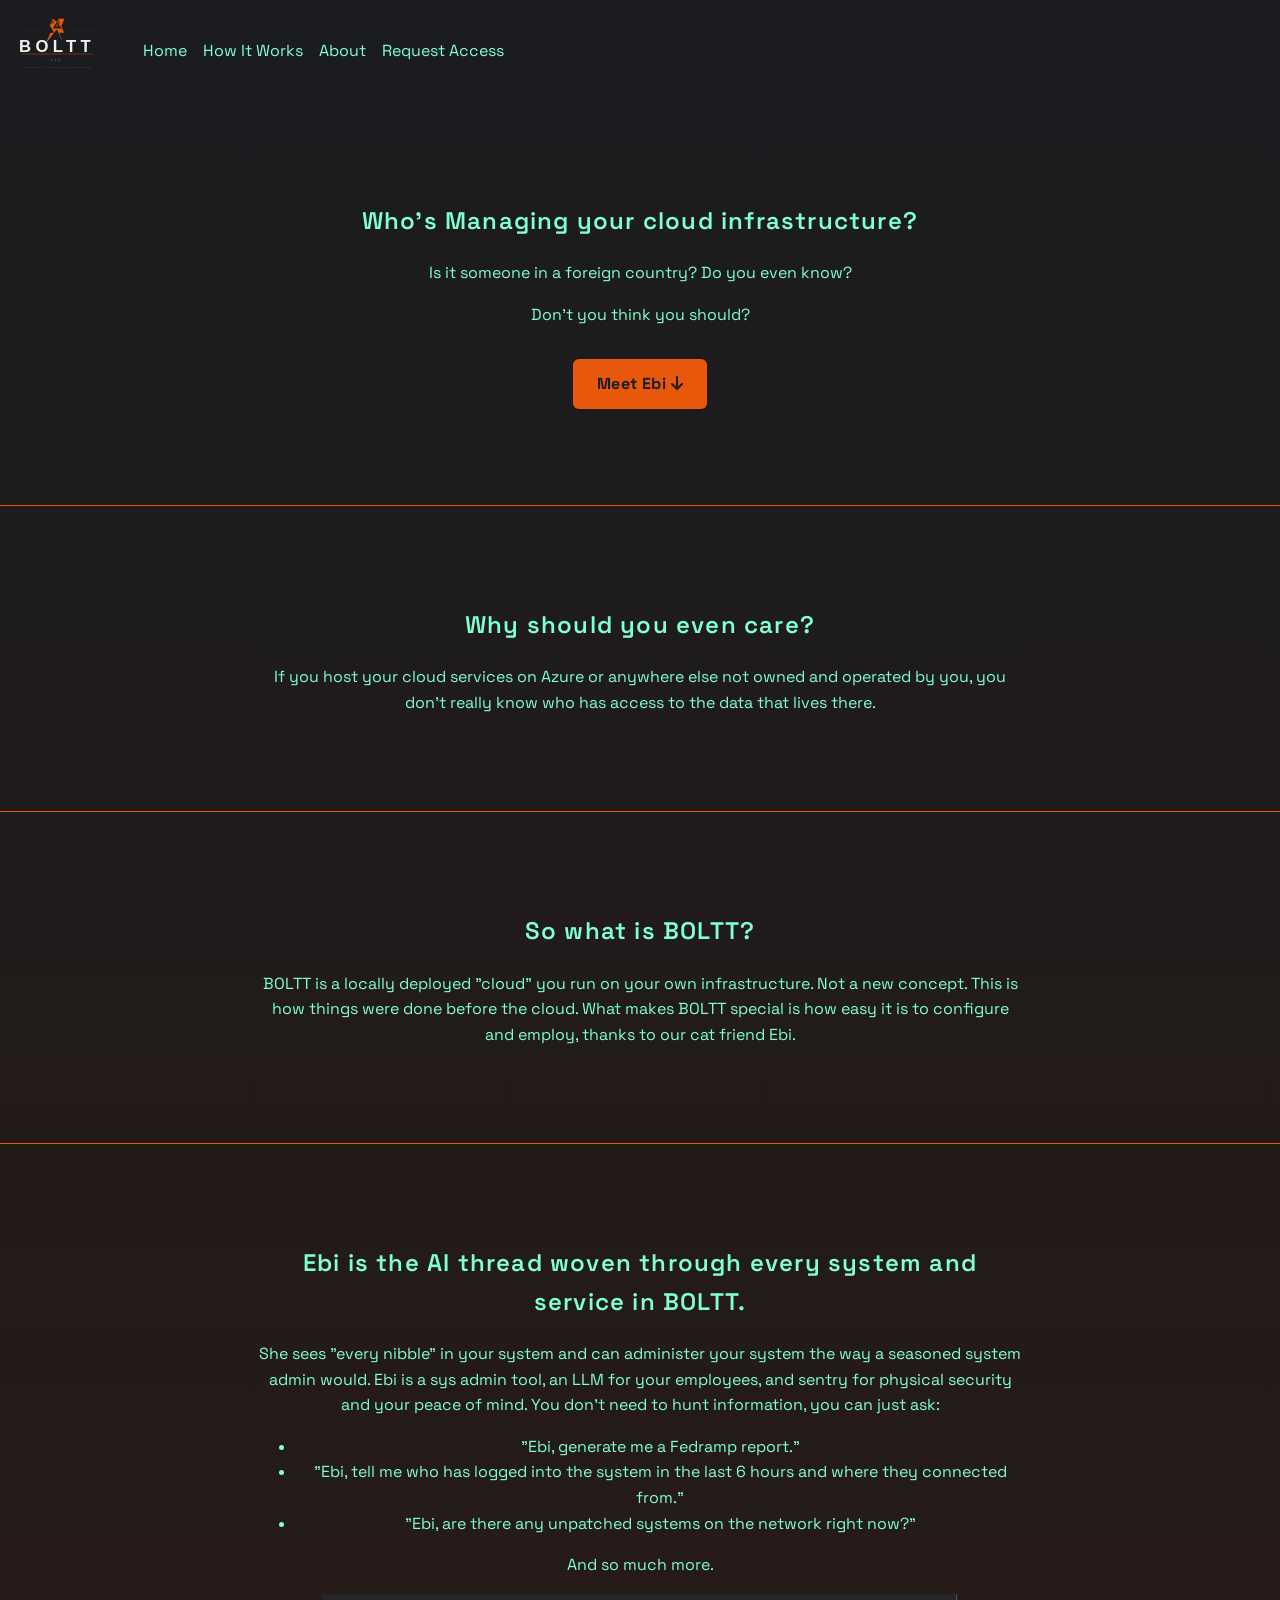
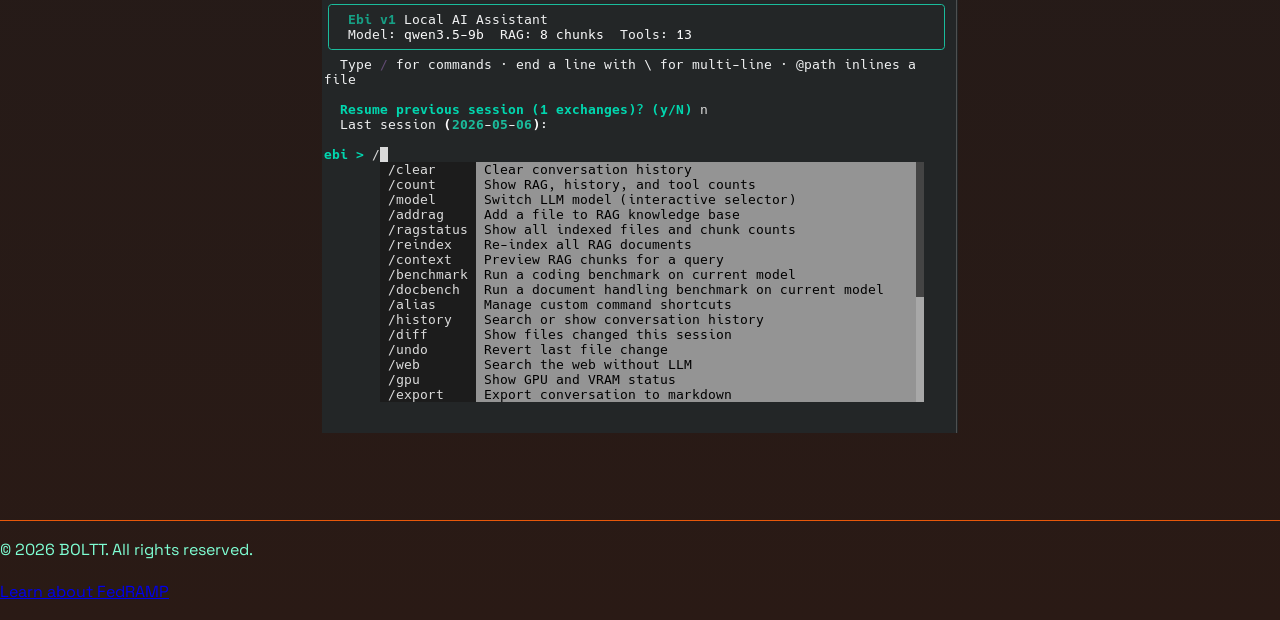
<file: index.html>
<!DOCTYPE html>
<html lang="en">
<head>
    <meta charset="UTF-8">
    <meta name="viewport" content="width=device-width, initial-scale=1.0">
    <!-- favicon (BOLTT logo) -->
    <link rel="icon" type="image/svg+xml" href="images/boltt-logo-dark2.svg">
    <!-- Google Font -->
    <link href="https://fonts.googleapis.com/css2?family=Space+Grotesk:wght@400;500;700&display=swap" rel="stylesheet">
    <!-- FontAwesome icons -->
    <link rel="stylesheet" href="https://cdnjs.cloudflare.com/ajax/libs/font-awesome/6.7.2/css/all.min.css">
    <!-- my styles -->
    <link rel="stylesheet" href="style.css">
    <title>Boltt | Sovereign Cloud</title>
</head>
<body>
 <!-- Site navigation - keep this identical on every page -->
 <nav id="nav">
    <!-- logo links back home -->
    <a href="index.html" id="logo-link"><img src="images/boltt-logo-dark2.svg" alt="BOLTT Logo"></a>
    <a href="index.html">Home</a>
    <a href="how-it-works.html">How It Works</a>
    <a href="about.html">About</a>
    <a href="contact.html">Request Access</a>
 </nav>

 <main>
    <section id="hero">
       <h1>Who's Managing your cloud infrastructure?</h1>
       <p>Is it someone in a foreign country? Do you even know?</p>
       <p>Don't you think you should?</p>
       <!-- Styled call-to-action button that jumps down to the Ebi section -->
       <p><a class="cta" href="#ebi">Meet Ebi <i class="fa-solid fa-arrow-down"></i></a></p>
    </section>
    <section id="problem">
       <h2>Why should you even care?</h2>
       <p>If you host your cloud services on Azure or anywhere else not owned and operated by you, you don't really know who has access to the data that lives there.</p>
    </section>
    <section id="solution">
       <h2>So what is BOLTT?</h2>
       <p>BOLTT is a locally deployed "cloud" you run on your own infrastructure. Not a new concept. This is how things were done before the cloud. What makes BOLTT special is how easy it is to configure and employ, thanks to our cat friend Ebi.</p>
    </section>
    <section id="ebi">
       <h2>Ebi is the AI thread woven through every system and service in BOLTT.</h2>
       <p>She sees "every nibble" in your system and can administer your system the way a seasoned system admin would. Ebi is a sys admin tool, an LLM for your employees, and sentry for physical security and your peace of mind. You don't need to hunt information, you can just ask:</p>
       <ul>
          <li>"Ebi, generate me a Fedramp report."</li>
          <li>"Ebi, tell me who has logged into the system in the last 6 hours and where they connected from."</li>
          <li>"Ebi, are there any unpatched systems on the network right now?"</li>
       </ul>
       <p>And so much more.</p>
       <img src="images/ebi.png" alt= "ebi terminal screenshot">
    </section>
 </main>
 <footer>
   <p>&copy; 2026 BOLTT. All rights reserved.</p>
   <!-- External link opens in a new browser tab -->
   <p><a href="https://www.fedramp.gov" target="_blank" rel="noopener">Learn about FedRAMP</a></p>
</footer>
 </body>
</html>
</file>
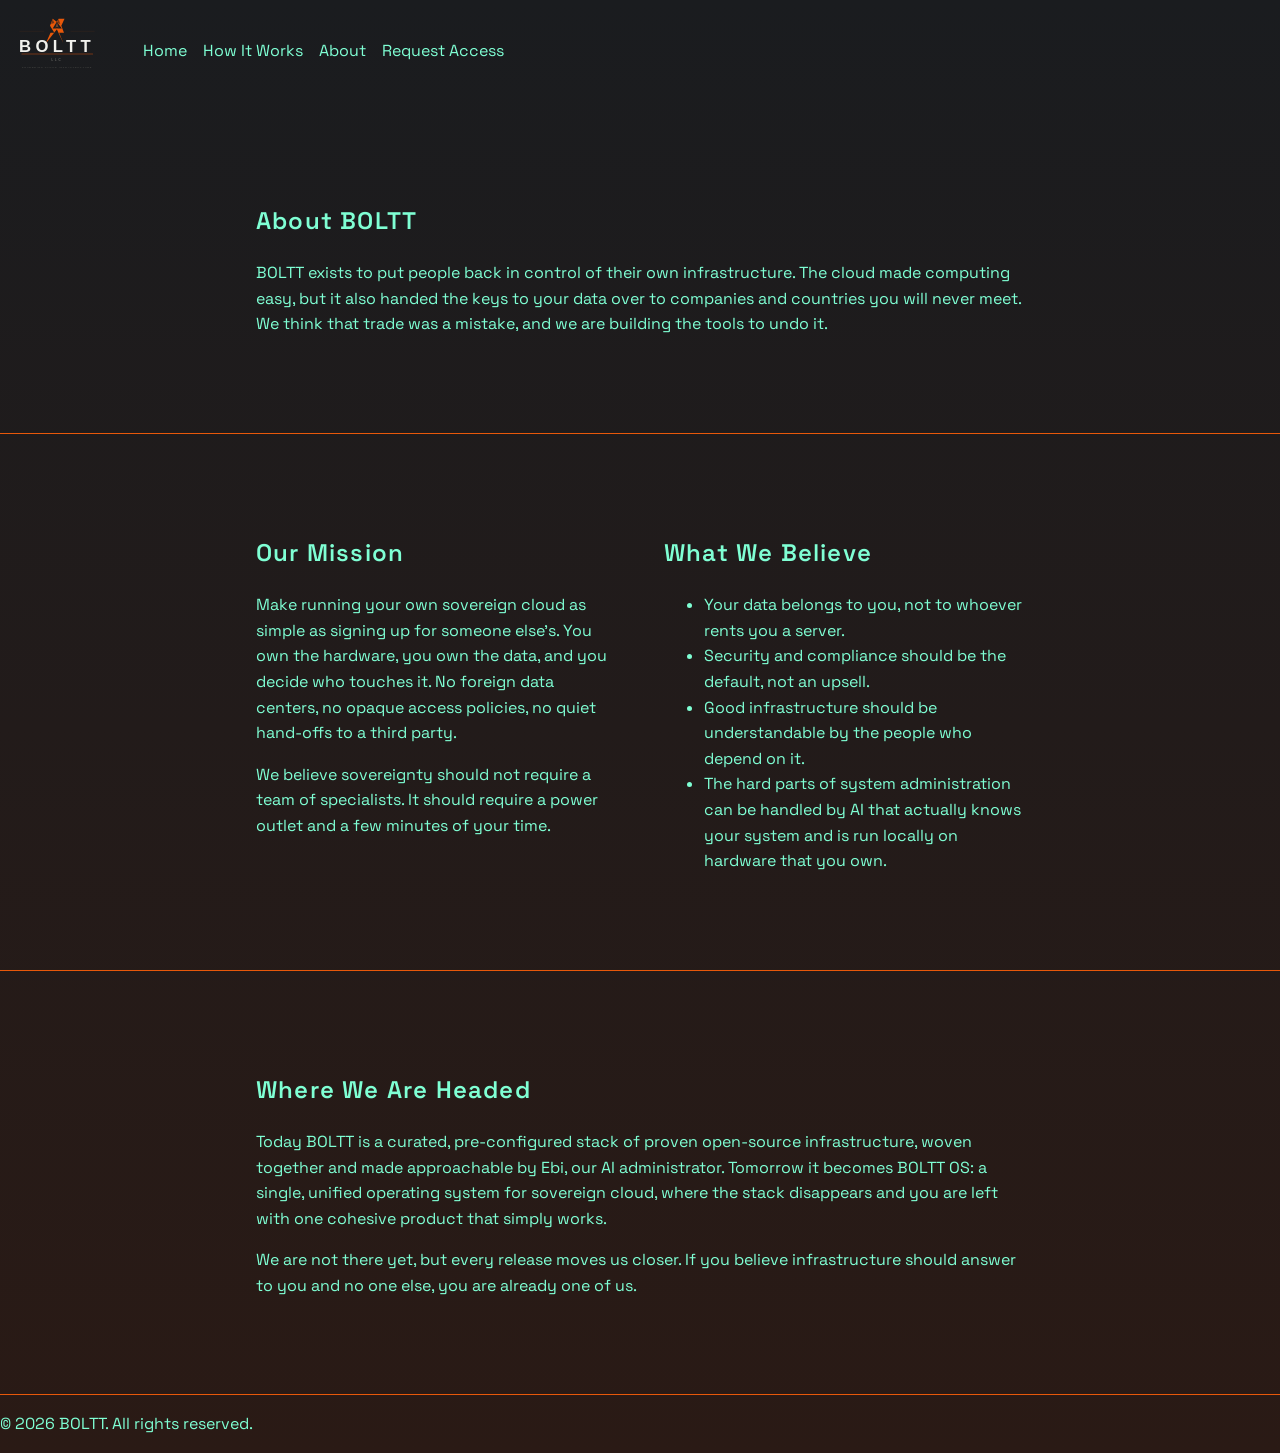
<file: about.html>
<!DOCTYPE html>
<html lang="en">
<head>
    <meta charset="UTF-8">
    <meta name="viewport" content="width=device-width, initial-scale=1.0">
    <!-- favicon (BOLTT logo) -->
    <link rel="icon" type="image/svg+xml" href="images/boltt-logo-dark2.svg">
    <!-- Google Font -->
    <link href="https://fonts.googleapis.com/css2?family=Space+Grotesk:wght@400;500;700&display=swap" rel="stylesheet">
    <!-- FontAwesome icons -->
    <link rel="stylesheet" href="https://cdnjs.cloudflare.com/ajax/libs/font-awesome/6.7.2/css/all.min.css">
    <!-- my styles -->
    <link rel="stylesheet" href="style.css">
    <title>Boltt | About</title>
</head>
<body>
 <!-- Site navigation - keep this identical on every page -->
 <nav id="nav">
    <!-- logo links back home -->
    <a href="index.html" id="logo-link"><img src="images/boltt-logo-dark2.svg" alt="BOLTT Logo"></a>
    <a href="index.html">Home</a>
    <a href="how-it-works.html">How It Works</a>
    <a href="about.html">About</a>
    <a href="contact.html">Request Access</a>
 </nav>
 <main>
    <!-- Intro section: what BOLTT is and why it exists -->
    <section id="about-hero">
       <h1>About BOLTT</h1>
       <p>BOLTT exists to put people back in control of their own infrastructure. The cloud made computing easy, but it also handed the keys to your data over to companies and countries you will never meet. We think that trade was a mistake, and we are building the tools to undo it.</p>
    </section>

    <!-- Two-column layout: mission on the left, beliefs on the right -->
    <section id="about-values">
       <div class="value-col">
          <h2>Our Mission</h2>
          <p>Make running your own sovereign cloud as simple as signing up for someone else's. You own the hardware, you own the data, and you decide who touches it. No foreign data centers, no opaque access policies, no quiet hand-offs to a third party.</p>
          <p>We believe sovereignty should not require a team of specialists. It should require a power outlet and a few minutes of your time.</p>
       </div>
       <div class="value-col">
          <h2>What We Believe</h2>
          <ul>
             <li>Your data belongs to you, not to whoever rents you a server.</li>
             <li>Security and compliance should be the default, not an upsell.</li>
             <li>Good infrastructure should be understandable by the people who depend on it.</li>
             <li>The hard parts of system administration can be handled by AI that actually knows your system and is run locally on hardware that you own.</li>
          </ul>
       </div>
    </section>

    <!-- Closing section, the long term vision, dreams of Boltt os lol -->
    <section id="about-vision">
       <h2>Where We Are Headed</h2>
       <p>Today BOLTT is a curated, pre-configured stack of proven open-source infrastructure, woven together and made approachable by Ebi, our AI administrator. Tomorrow it becomes BOLTT OS: a single, unified operating system for sovereign cloud, where the stack disappears and you are left with one cohesive product that simply works.</p>
       <p>We are not there yet, but every release moves us closer. If you believe infrastructure should answer to you and no one else, you are already one of us.</p>
    </section>
 </main>
 <footer>
   <p>&copy; 2026 BOLTT. All rights reserved.</p>
 </footer>
 </body>
</html>
</file>
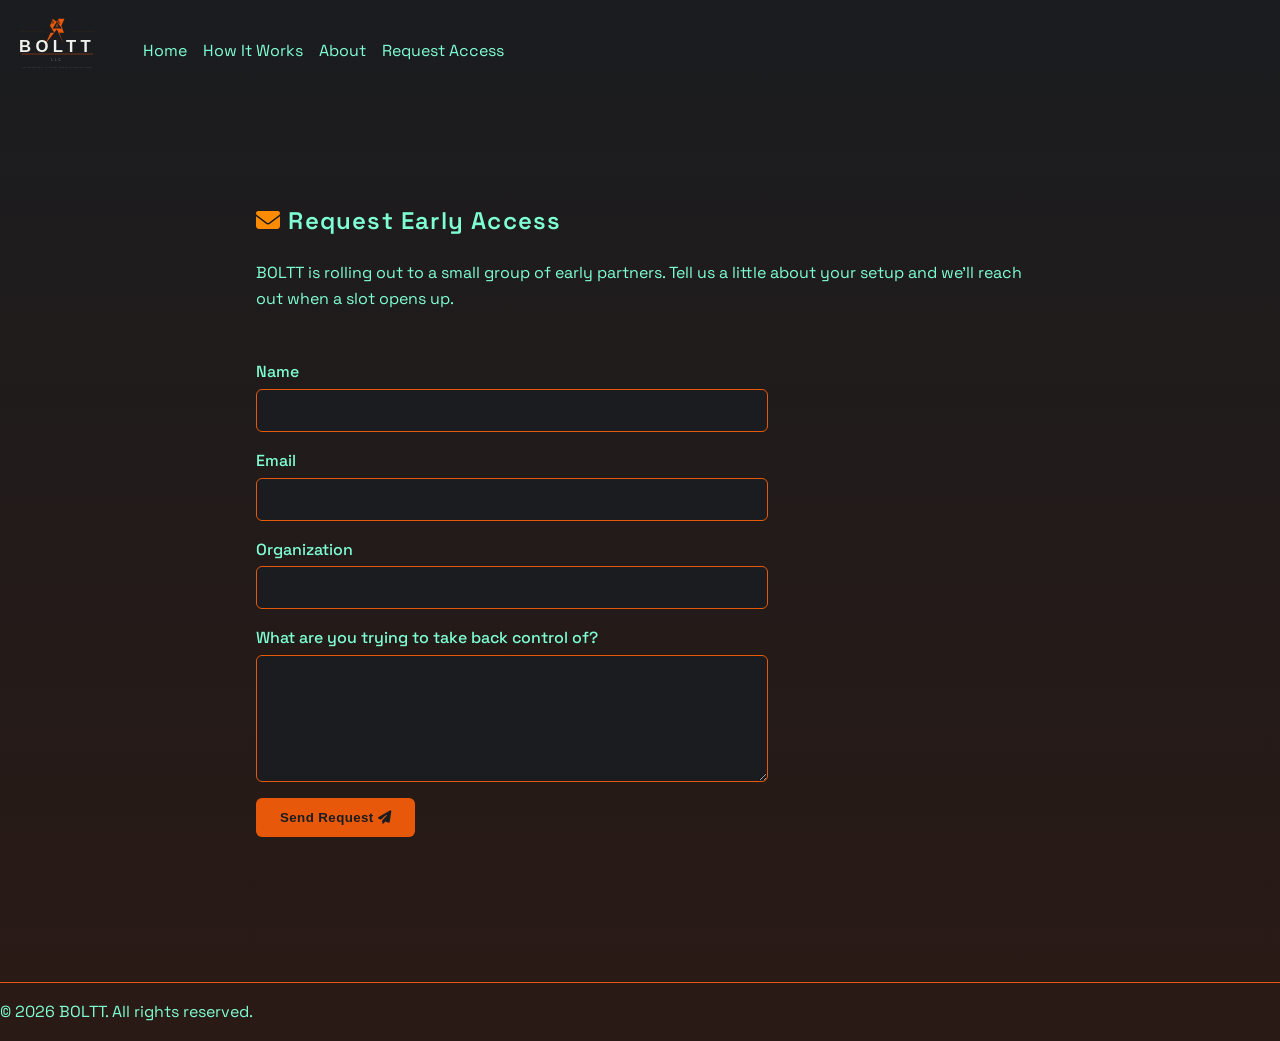
<file: contact.html>
<!DOCTYPE html>
<html lang="en">
<head>
    <meta charset="UTF-8">
    <meta name="viewport" content="width=device-width, initial-scale=1.0">
    <!-- favicon (BOLTT logo) -->
    <link rel="icon" type="image/svg+xml" href="images/boltt-logo-dark2.svg">
    <!-- Google Font -->
    <link href="https://fonts.googleapis.com/css2?family=Space+Grotesk:wght@400;500;700&display=swap" rel="stylesheet">
    <!-- FontAwesome icons -->
    <link rel="stylesheet" href="https://cdnjs.cloudflare.com/ajax/libs/font-awesome/6.7.2/css/all.min.css">
    <!-- my styles -->
    <link rel="stylesheet" href="style.css">
    <title>Boltt | Request Access</title>
</head>
<body>
 <!-- Site navigation - keep this identical on every page -->
 <nav id="nav">
    <!-- logo links back home -->
    <a href="index.html" id="logo-link"><img src="images/boltt-logo-dark2.svg" alt="BOLTT Logo"></a>
    <a href="index.html">Home</a>
    <a href="how-it-works.html">How It Works</a>
    <a href="about.html">About</a>
    <a href="contact.html">Request Access</a>
 </nav>
 <main>
    <section id="contact">
       <h1><i class="fa-solid fa-envelope"></i> Request Early Access</h1>
       <p>BOLTT is rolling out to a small group of early partners. Tell us a little about your setup and we'll reach out when a slot opens up.</p>

       <!-- Contact form.-->
       <form class="contact-form" action="#" method="post">
          <label for="name">Name</label>
          <input type="text" id="name" name="name" required>

          <label for="email">Email</label>
          <input type="email" id="email" name="email" required>

          <label for="org">Organization</label>
          <input type="text" id="org" name="org">

          <label for="message">What are you trying to take back control of?</label>
          <textarea id="message" name="message" rows="5"></textarea>

          <button type="submit" class="cta">Send Request <i class="fa-solid fa-paper-plane"></i></button>
       </form>
    </section>
 </main>
 <footer>
   <p>&copy; 2026 BOLTT. All rights reserved.</p>
 </footer>
 </body>
</html>
</file>
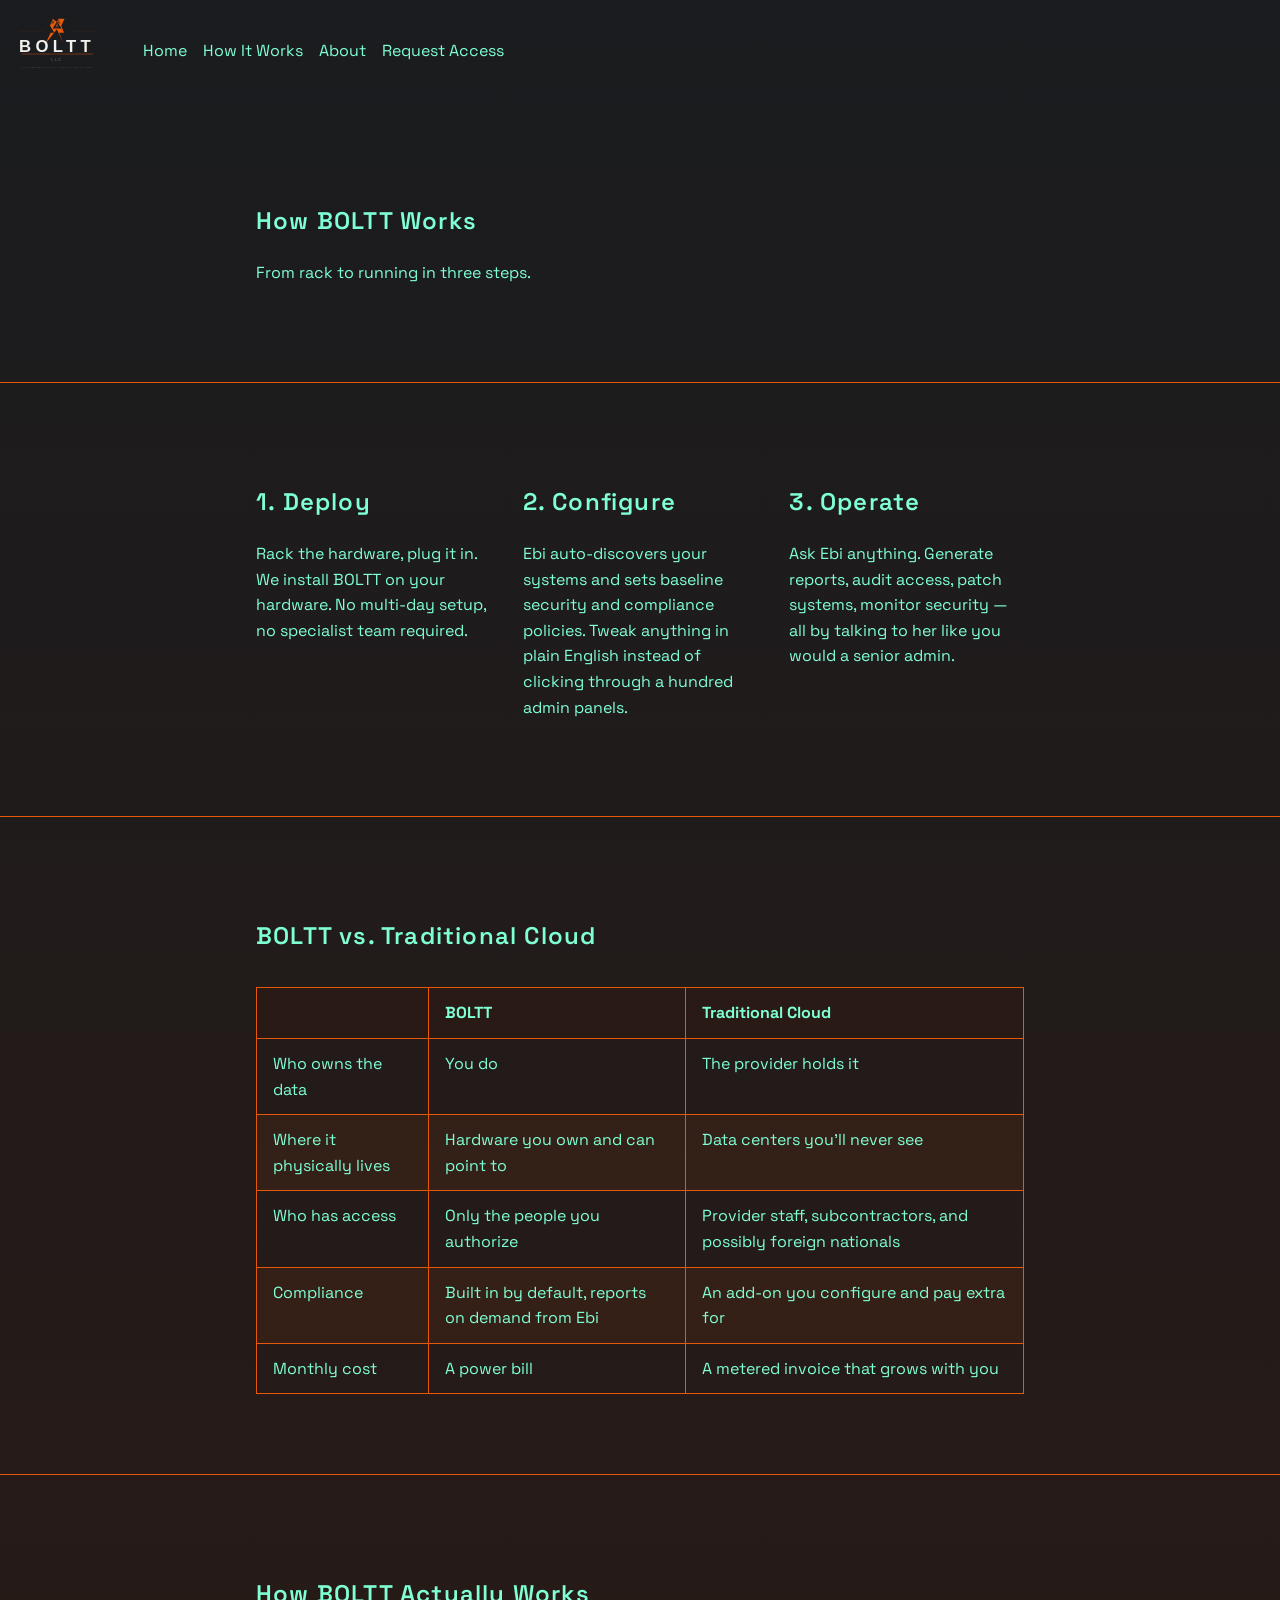
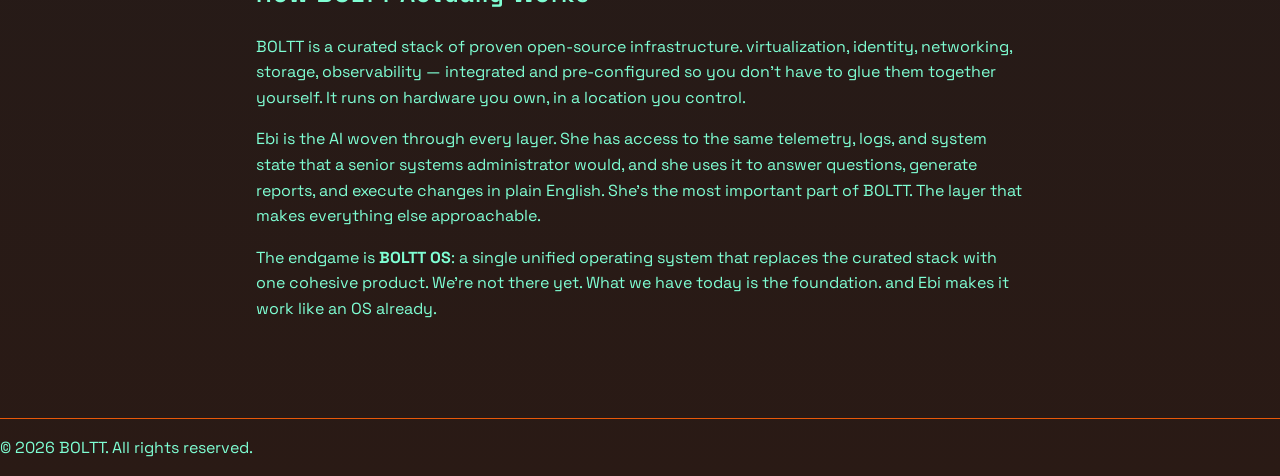
<file: how-it-works.html>
<!DOCTYPE html>
<html lang="en">
<head>
    <meta charset="UTF-8">
    <meta name="viewport" content="width=device-width, initial-scale=1.0">
    <!-- favicon (BOLTT logo) -->
    <link rel="icon" type="image/svg+xml" href="images/boltt-logo-dark2.svg">
    <!-- Google Font -->
    <link href="https://fonts.googleapis.com/css2?family=Space+Grotesk:wght@400;500;700&display=swap" rel="stylesheet">
    <!-- my styles -->
    <link rel="stylesheet" href="style.css">
    <title>Boltt | How It Works</title>
</head>
<body>
 <!-- Site navigation - keep this identical on every page -->
 <nav id="nav">
    <!-- logo links back home -->
    <a href="index.html" id="logo-link"><img src="images/boltt-logo-dark2.svg" alt="BOLTT Logo"></a>
    <a href="index.html">Home</a>
    <a href="how-it-works.html">How It Works</a>
    <a href="about.html">About</a>
    <a href="contact.html">Request Access</a>
 </nav>
 <main>
    <section id="how-hero">
       <h1>How BOLTT Works</h1>
       <p>From rack to running in three steps.</p>
    </section>
    <section id="steps">
       <div class="step">
          <h2>1. Deploy</h2>
          <p>Rack the hardware, plug it in. We install BOLTT on your hardware. No multi-day setup, no specialist team required.</p>
       </div>
       <div class="step">
          <h2>2. Configure</h2>
          <p>Ebi auto-discovers your systems and sets baseline security and compliance policies. Tweak anything in plain English instead of clicking through a hundred admin panels.</p>
       </div>
       <div class="step">
          <h2>3. Operate</h2>
          <p>Ask Ebi anything. Generate reports, audit access, patch systems, monitor security — all by talking to her like you would a senior admin.</p>
       </div>
    </section>
    <!-- Comparison table: BOLTT vs a traditional public cloud -->
    <section id="compare">
       <h2>BOLTT vs. Traditional Cloud</h2>
       <table>
          <thead>
             <tr>
                <th>&nbsp;</th>
                <th>BOLTT</th>
                <th>Traditional Cloud</th>
             </tr>
          </thead>
          <tbody>
             <tr>
                <td>Who owns the data</td>
                <td>You do</td>
                <td>The provider holds it</td>
             </tr>
             <tr>
                <td>Where it physically lives</td>
                <td>Hardware you own and can point to</td>
                <td>Data centers you'll never see</td>
             </tr>
             <tr>
                <td>Who has access</td>
                <td>Only the people you authorize</td>
                <td>Provider staff, subcontractors, and possibly foreign nationals</td>
             </tr>
             <tr>
                <td>Compliance</td>
                <td>Built in by default, reports on demand from Ebi</td>
                <td>An add-on you configure and pay extra for</td>
             </tr>
             <tr>
                <td>Monthly cost</td>
                <td>A power bill</td>
                <td>A metered invoice that grows with you</td>
             </tr>
          </tbody>
       </table>
    </section>
    <section id="how-deep">
   <h2>How BOLTT Actually Works</h2>
   <p>BOLTT is a curated stack of proven open-source infrastructure. virtualization, identity, networking, storage, observability — integrated and pre-configured so you don't have to glue them together yourself. It runs on hardware you own, in a location you control.</p>
   <p>Ebi is the AI woven through every layer. She has access to the same telemetry, logs, and system state that a senior systems administrator would, and she uses it to answer questions, generate reports, and execute changes in plain English. She's the most important part of BOLTT. The layer that makes everything else approachable.</p>
   <p>The endgame is <strong>BOLTT OS</strong>: a single unified operating system that replaces the curated stack with one cohesive product. We're not there yet. What we have today is the foundation. and Ebi makes it work like an OS already.</p>
</section>
 </main>
 <footer>
   <p>&copy; 2026 BOLTT. All rights reserved.</p>
 </footer>
 </body>
</html>
</file>
<file: style.css>
/* Base page styles: dark gradient background, aquamarine text, readable line height */
body {
    background: linear-gradient(180deg, #1A1C1F 0%, #2A1A15 100%);
    color: #7FFFD4;
    margin: 0;
    padding: 0;
    font-family: 'Space Grotesk', sans-serif;
    line-height: 1.6;
}
/* Logo sizing, nudged left to align with the page edge */
nav img {
    width: auto;
    height: 4.375rem;
    margin-left: -1.125rem;
}
#hero {
    text-align: center;
}
/* Horizontal nav bar laid out with flexbox */
#nav {
    display: flex;
    align-items: center;
    flex-wrap: wrap;
    padding: 1rem 2rem 1rem 0.3125rem;
    margin: 0;
}
/* Nav links: aquamarine, no underline, spaced apart */
nav a {
    color: #7FFFD4;
    text-decoration: none;
    margin-left: 1rem;
}
/* Nav link hover state turns orange */
nav a:hover {
    color: #FF8C00;
}
/* Logo link: strip the link styling so the image still sits flush */
#logo-link {
    margin-left: 0;
    line-height: 0;
}

/* make the icons orange */
.fa-solid {
    color: #FF8C00;
}

/* Call-to-action button: a link styled to look like a solid button */
.cta {
    display: inline-block;
    margin-top: 1rem;
    padding: 0.75rem 1.5rem;
    background: #E8580A;
    color: #1A1C1F;
    font-weight: 700;
    text-decoration: none;
    border: none;
    border-radius: 0.375rem;
    cursor: pointer;
    letter-spacing: 0.03em;
}
.cta:hover {
    background: #FF8C00;
}
/* Keep the icon inside the button the same dark color as its text */
.cta .fa-solid {
    color: #1A1C1F;
}

/* Comparison table on the How It Works page */
#compare table {
    width: 100%;
    border-collapse: collapse;
    margin-top: 2rem;
}
#compare th,
#compare td {
    border: 1px solid #E8580A;
    padding: 0.75rem 1rem;
    text-align: left;
    vertical-align: top;
}
#compare th {
    background: #2A1A15;
    font-weight: 700;
}
/* shade every other row so it's easier to read */
#compare tbody tr:nth-child(even) {
    background: rgba(232, 88, 10, 0.08);
}

/* Contact page: center the form and give it room to breathe */
#contact {
    min-height: 80vh;
}
.contact-form {
    display: flex;
    flex-direction: column;
    max-width: 32rem;
    margin-top: 2rem;
}
.contact-form label {
    margin-top: 1rem;
    margin-bottom: 0.25rem;
    font-weight: 500;
}
.contact-form input,
.contact-form select,
.contact-form textarea {
    background: #1A1C1F;
    color: #7FFFD4;
    border: 1px solid #E8580A;
    border-radius: 0.375rem;
    padding: 0.625rem;
    font-family: inherit;
    font-size: 1rem;
}
.contact-form .cta {
    align-self: flex-start;
}
#problem {
    text-align: center;
}
#solution {
    text-align: center;
}
#ebi {
    text-align: center;
}
/* Scalable image: shrinks to fit its container, never overflows, keeps aspect ratio */
#ebi img {
    max-width: 100%;
    height: auto;
}
/* Section spacing and divider line between sections */
section {
    padding: 5rem 20%;
    border-bottom: 1px solid #E8580A;
}
/* Shared heading style for h1 and h2 */
h1, h2 {
    letter-spacing: 0.05em;
    font-weight: 600;
}
/* 3-column layout for the how-it-works page */
#steps {
    display: grid;
    grid-template-columns: 1fr 1fr 1fr;
    gap: 2rem;
}

/* Flexbox #2: two-column mission/beliefs layout on the About page */
#about-values {
    display: flex;
    gap: 3rem;
    text-align: left;
}
/* Each column shares the row width equally */
.value-col {
    flex: 1;
}

/* Tablet and below: stacks the 3-step grid into a single column so it stays readable */
@media (max-width: 48rem) {
    #steps {
        grid-template-columns: 1fr;
    }
    /* Stack the About page columns vertically instead of side by side */
    #about-values {
        flex-direction: column;
    }
}

/* Phone and below: reduce the large side padding so text isn't squeezed into a sliver */
@media (max-width: 30rem) {
    section {
        padding: 3rem 8%;
    }
}
</file>
